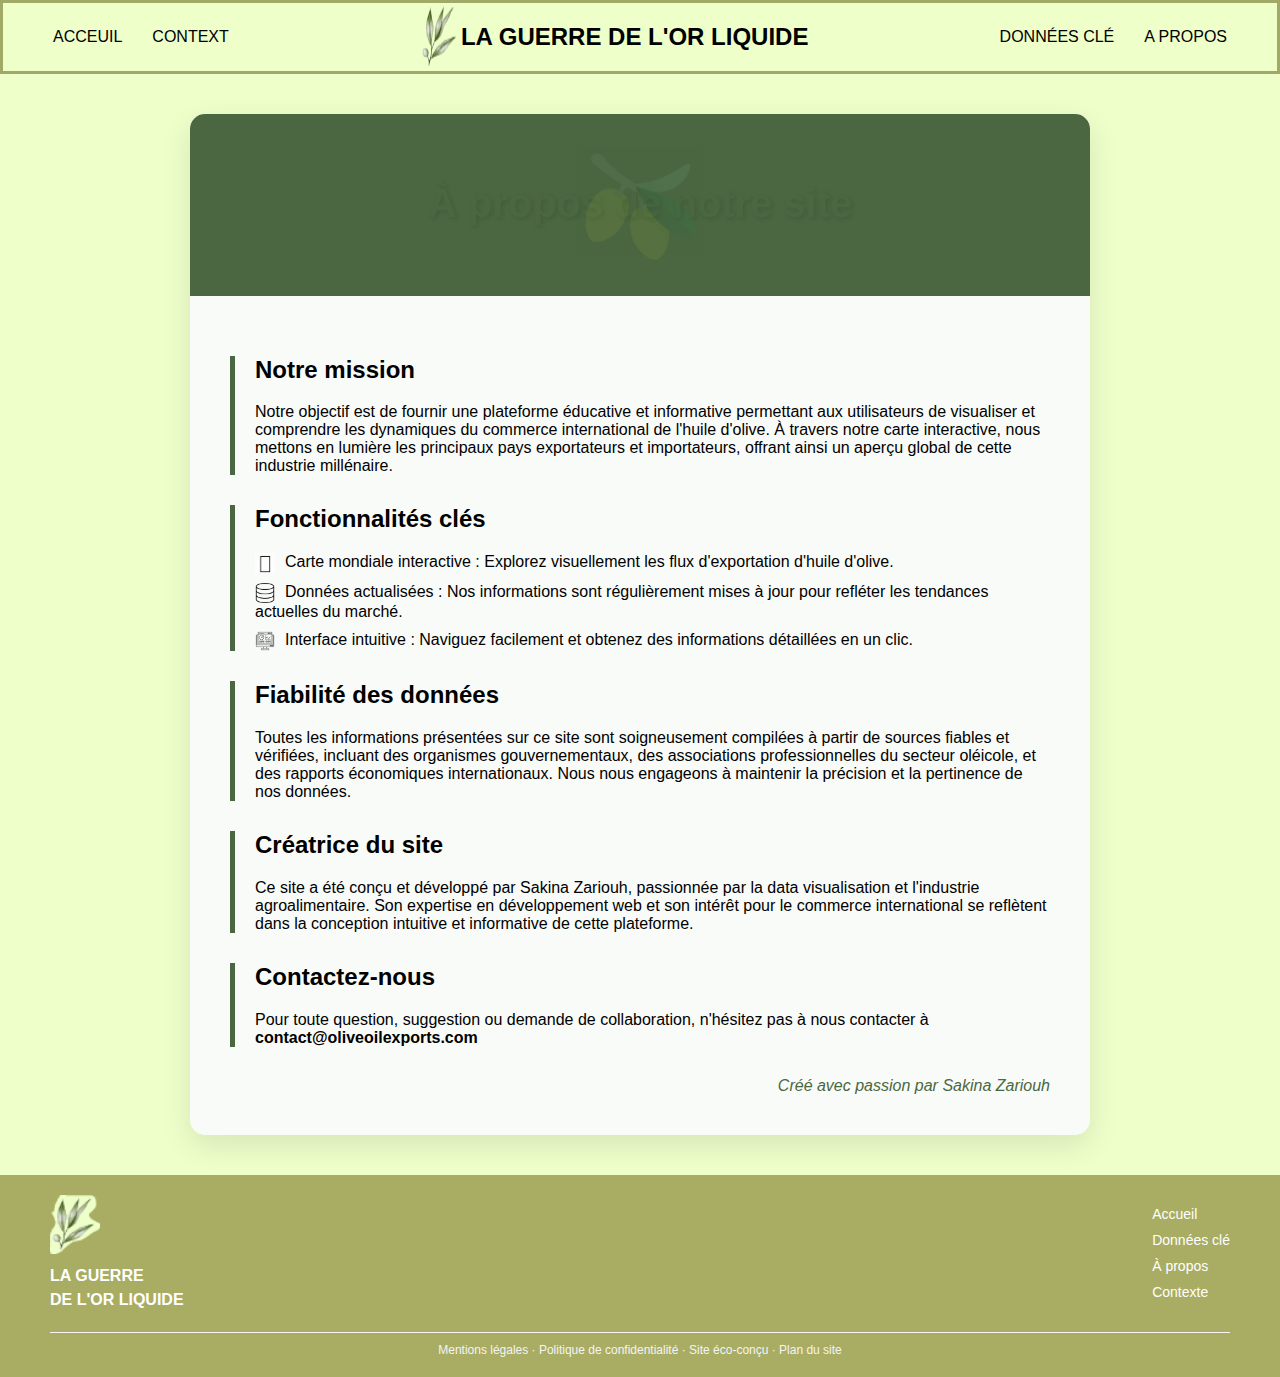
<file: apropos.html>
<!DOCTYPE html>
<html lang="fr">
<head>
    <meta charset="UTF-8">
    <title>À propos - Exportations d'huile d'olive</title>
    <link rel="stylesheet" href="style/apropos.css">
</head>
<body>

    <header>
        <div class="pr">
            <a href="index.html"><div>ACCEUIL</div></a>
            <a href="#section-cible"><div>CONTEXT</div></a>
        </div>
        <a href="index.html"><div class="milieu">
            <img src="img/image 1 (1).png" alt="logo">
            <h2>LA GUERRE DE L'OR LIQUIDE</h2>
        </div></a>
        <div class="tr">
            <a href="data.html"><div>DONNÉES CLÉ</div></a>
            <a href=""><div>A PROPOS</div></a>
        </div>

    </header>
    <div class="container">
        <div class="header">
            <h1>À propos de notre site</h1>
        </div>
        
        <div class="content">
            <div class="section">
                <h2>Notre mission</h2>
                <p>Notre objectif est de fournir une plateforme éducative et informative permettant aux utilisateurs de visualiser et comprendre les dynamiques du commerce international de l'huile d'olive. À travers notre carte interactive, nous mettons en lumière les principaux pays exportateurs et importateurs, offrant ainsi un aperçu global de cette industrie millénaire.</p>
            </div>

            <div class="section">
                <h2>Fonctionnalités clés</h2>
                <ul>
                    <li><img src="img/icons8-carte.gif" alt="Icône carte" class="icon">Carte mondiale interactive : Explorez visuellement les flux d'exportation d'huile d'olive.</li>
                    <li><img src="img/base-de-donnees.png" alt="Icône données" class="icon">Données actualisées : Nos informations sont régulièrement mises à jour pour refléter les tendances actuelles du marché.</li>
                    <li><img src="img/interfaces.png" alt="Icône interface" class="icon">Interface intuitive : Naviguez facilement et obtenez des informations détaillées en un clic.</li>
                </ul>
            </div>

            <div class="section">
                <h2>Fiabilité des données</h2>
                <p>Toutes les informations présentées sur ce site sont soigneusement compilées à partir de sources fiables et vérifiées, incluant des organismes gouvernementaux, des associations professionnelles du secteur oléicole, et des rapports économiques internationaux. Nous nous engageons à maintenir la précision et la pertinence de nos données.</p>
            </div>

            <div class="section">
                <h2>Créatrice du site</h2>
                <p>Ce site a été conçu et développé par Sakina Zariouh, passionnée par la data visualisation et l'industrie agroalimentaire. Son expertise en développement web et son intérêt pour le commerce international se reflètent dans la conception intuitive et informative de cette plateforme.</p>
            </div>

            <div class="section">
                <h2>Contactez-nous</h2>
                <p>Pour toute question, suggestion ou demande de collaboration, n'hésitez pas à nous contacter à <b>contact@oliveoilexports.com</b>
            </div>

            <div class="signature">
                Créé avec passion par Sakina Zariouh
            </div>
        </div>
    </div>


    <footer>
        <!-- Logo and Title -->
        <div class="footer-logo">
            <img src="img/image 1 (1).png" alt="Logo">
            <h2>LA GUERRE<br>DE L'OR LIQUIDE</h2>
        </div>
    
        <!-- Navigation Links -->
        <nav class="footer-nav">
            <a href="#">Accueil</a>
            <a href="#">Données clé</a>
            <a href="#">À propos</a>
            <a href="#">Contexte</a>
        </nav>
    
        <!-- Bottom Text -->
        <div class="footer-bottom">
            Mentions légales · Politique de confidentialité · Site éco-conçu · Plan du site
        </div>
    </footer>
</body>
</html>
</file>
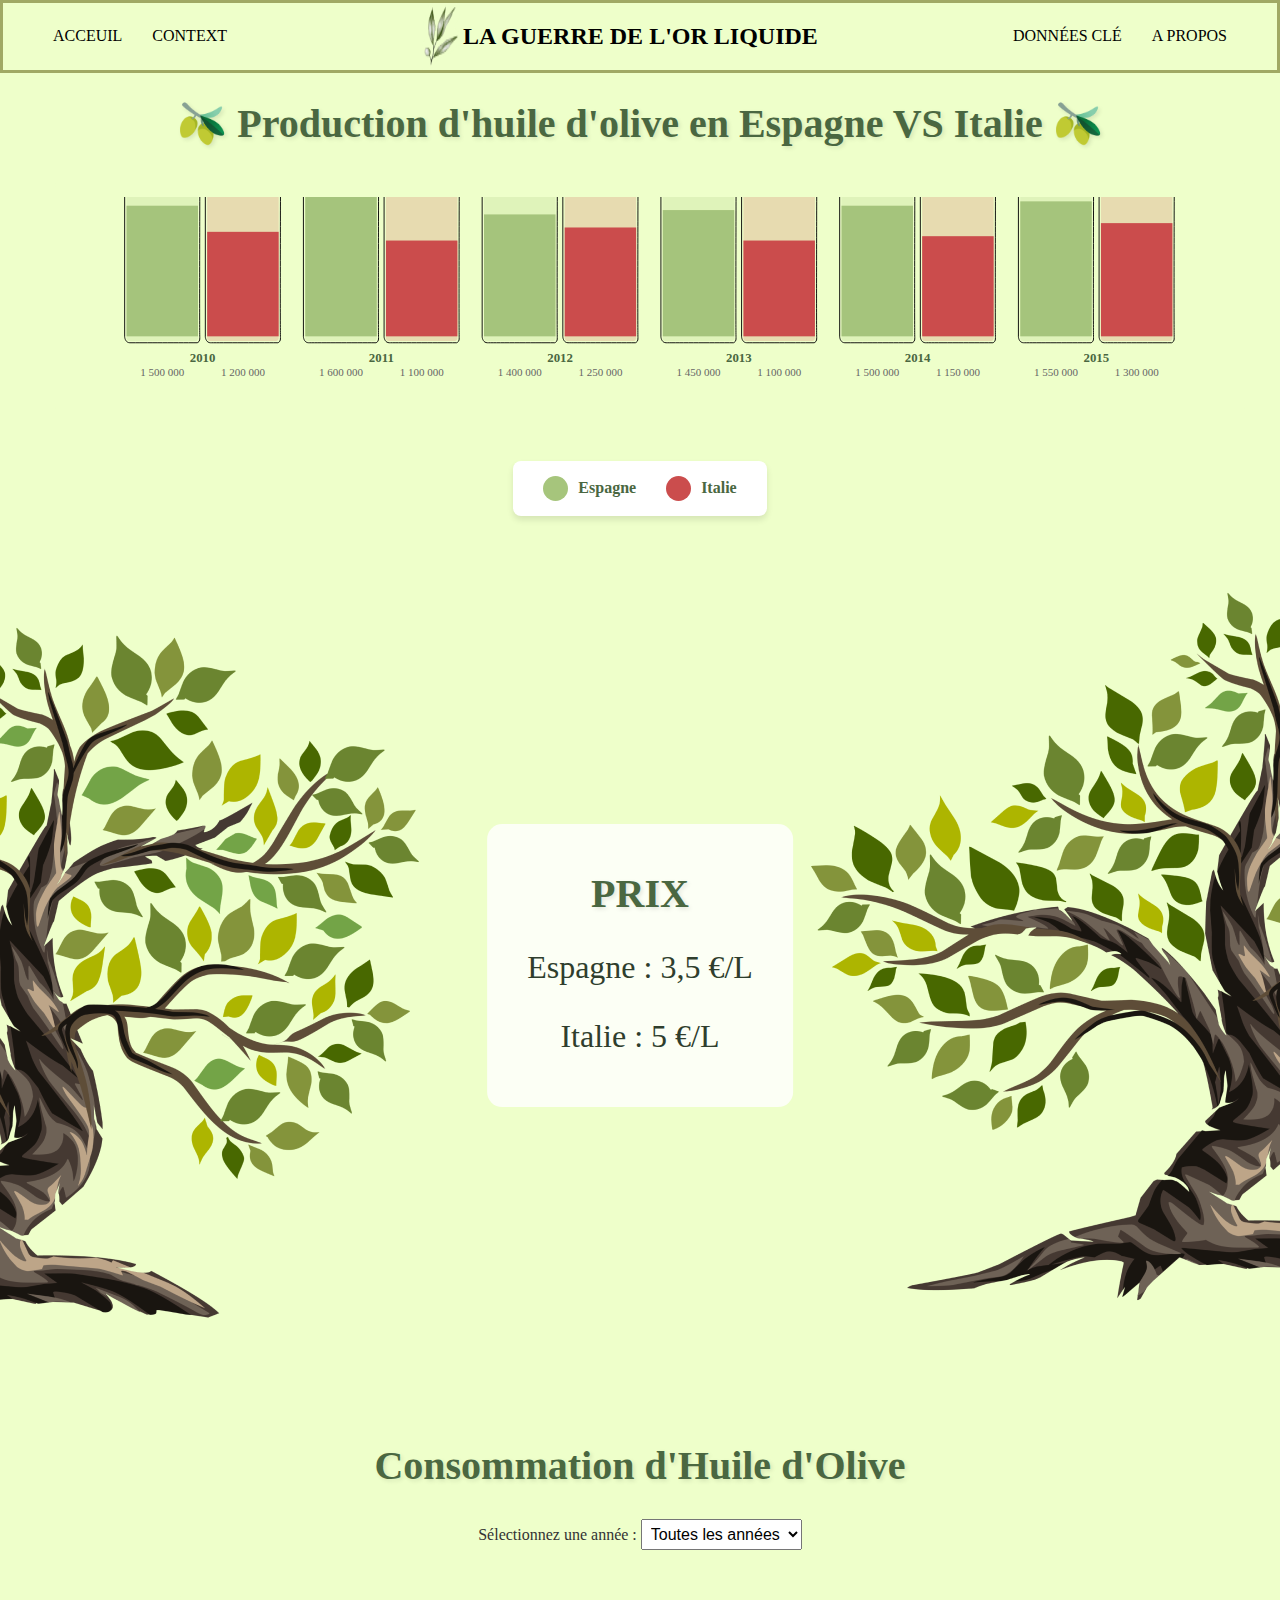
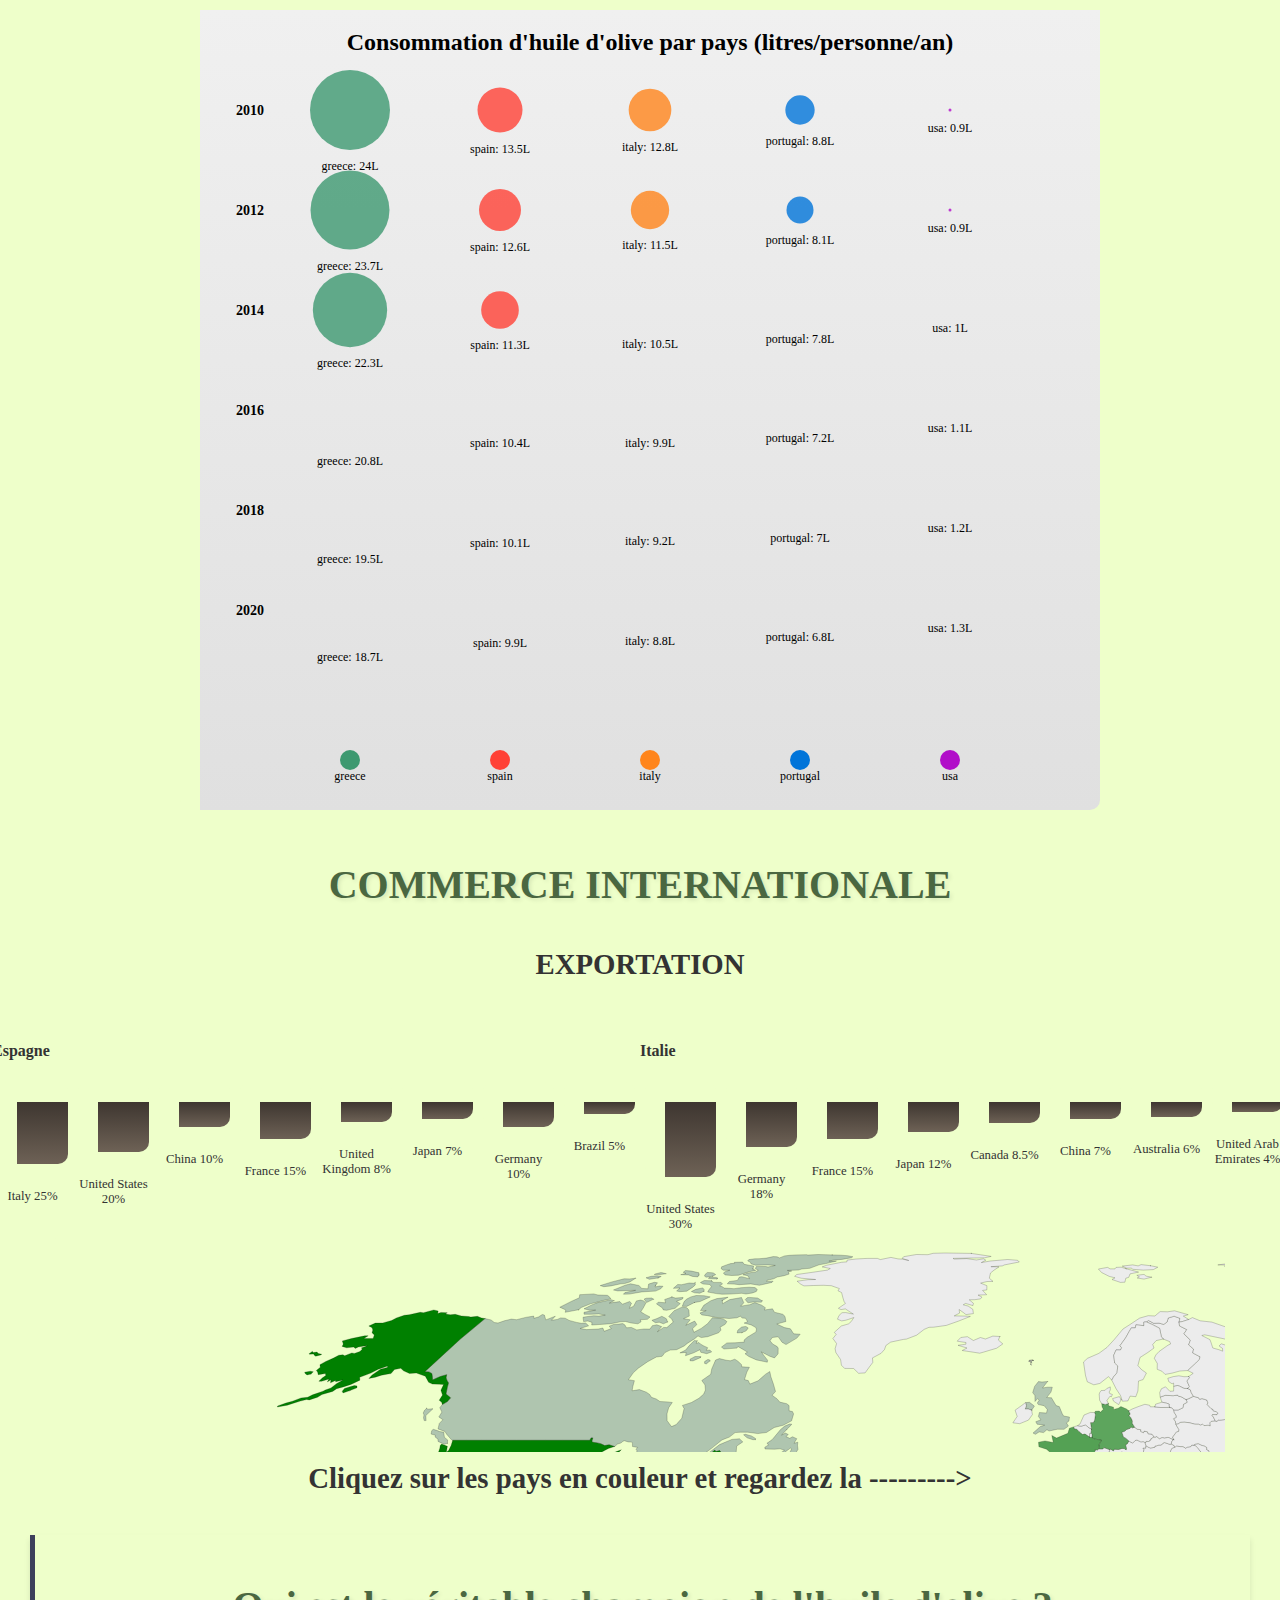
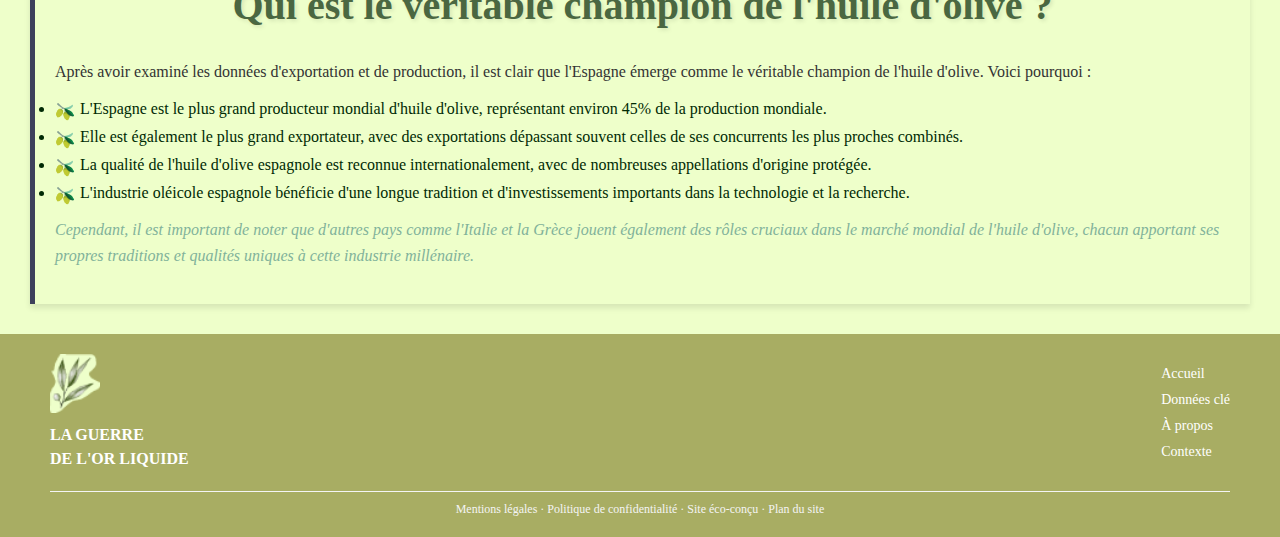
<file: data.html>
<!DOCTYPE html>
<html lang="fr">
<head>
    <meta charset="UTF-8">
    <meta name="viewport" content="width=device-width, initial-scale=1.0">
    <title>Production d'huile d'olive par année</title>
    <link rel="stylesheet" href="style/data.css">
    <script src="https://cdn.plot.ly/plotly-latest.min.js"></script>
    
</head>
<body>

    <header>
        <div class="pr">
            <a href="index.html"><div>ACCEUIL</div></a>
            <a href="#section-cible"><div>CONTEXT</div></a>
        </div>
        <a href="index.html"><div class="milieu">
            <img src="img/image 1 (1).png" alt="logo">
            <h2>LA GUERRE DE L'OR LIQUIDE</h2>
        </div></a>
        <div class="tr">
            <a href="data.html"><div>DONNÉES CLÉ</div></a>
            <a href="apropos.html"><div>A PROPOS</div></a>
        </div>

    </header>

    <div class="body">
<h1>🫒 Production d'huile d'olive en Espagne VS Italie 🫒</h1>

<div class="premiersvg">
    <svg width="100%" height="auto" viewBox="0 0 1170 240" preserveAspectRatio="xMidYMid meet" fill="none" xmlns="http://www.w3.org/2000/svg">
     <!-- Les verres seront ajoutés ici par JavaScript -->
    </svg> 
 </div>
 
 


<div class="legend">
    <div class="legend-item">
        <div class="legend-color" style="background-color: #A6C57C;"></div>
        <span>Espagne</span>
    </div>
    <div class="legend-item">
        <div class="legend-color" style="background-color: #CB4D4D;"></div>
        <span>Italie</span>
    </div>
</div>
<div class="arbre">
    <div class="ar"><img src="img/—Pngtree—olive tree hand drawing_7887442 1.png" alt="Olivier dessiné à la main"></div>
    <div class="contenu-centrer">
      <h1>PRIX</h1>
    <div class="prix-info">
        <!-- Les prix seront insérés ici par JavaScript -->
    </div>   
    </div>
   
    <div class="bre"><img src="img/—Pngtree—olive tree hand drawing_7887442 1 (1).png" alt="Olivier dessiné à la main"></div>
</div>
<h1>Consommation d'Huile d'Olive</h1>

<div id="controls">
    <label for="yearSelector">Sélectionnez une année :</label>
    <select id="yearSelector">
      <option value="all">Toutes les années</option>
    </select>
  </div>
   <!-- Zone du graphique -->
   <div id="consumptionChart">
    <!-- Le SVG sera inséré ici -->
  </div>


<h1>COMMERCE INTERNATIONALE</h1>
<h3>EXPORTATION</h3>

<div class="container">
    <div id="spain" class="country">
        <h4>Espagne</h4>
    </div>
    <div id="italy" class="country">
        <h4>Italie</h4>
    </div>
</div>
<!-- HTML -->
<div id="svg-container" style="width: 100%; height: 100vh; overflow: hidden;">
    <!-- Le SVG sera injecté ici par le script -->
</div>

  <h3>Cliquez sur les pays en couleur et regardez la ---------></h3>

  <div class="conclusion">
    <h1>Qui est le véritable champion de l'huile d'olive ?</h1>
    <p>Après avoir examiné les données d'exportation et de production, il est clair que l'Espagne émerge comme le véritable champion de l'huile d'olive. Voici pourquoi :</p>
    
        <li>L'Espagne est le plus grand producteur mondial d'huile d'olive, représentant environ 45% de la production mondiale.</li>
        <li>Elle est également le plus grand exportateur, avec des exportations dépassant souvent celles de ses concurrents les plus proches combinés.</li>
        <li>La qualité de l'huile d'olive espagnole est reconnue internationalement, avec de nombreuses appellations d'origine protégée.</li>
        <li>L'industrie oléicole espagnole bénéficie d'une longue tradition et d'investissements importants dans la technologie et la recherche.</li>
    
    <p>Cependant, il est important de noter que d'autres pays comme l'Italie et la Grèce jouent également des rôles cruciaux dans le marché mondial de l'huile d'olive, chacun apportant ses propres traditions et qualités uniques à cette industrie millénaire.</p>
</div>


</div>


<footer>
    <!-- Logo and Title -->
    <div class="footer-logo">
        <img src="img/image 1 (1).png" alt="Logo">
        <h2>LA GUERRE<br>DE L'OR LIQUIDE</h2>
    </div>

    <!-- Navigation Links -->
    <nav class="footer-nav">
        <a href="#">Accueil</a>
        <a href="#">Données clé</a>
        <a href="#">À propos</a>
        <a href="#">Contexte</a>
    </nav>

    <!-- Bottom Text -->
    <div class="footer-bottom">
        Mentions légales · Politique de confidentialité · Site éco-conçu · Plan du site
    </div>
</footer>

    
   <script src="dataaa.js"></script>
   <script src="data.js">
</script>
<script src="dataa.js"></script>
</body>
</html>
</file>
<file: style/apropos.css>
:root {
    --olive-green: #4a6741;
    --light-green: #8BA989;
    --cream: #F5F5DC;
    --olive-oil-gold: #D4AF37;
}

body{
    background-color: rgba(238, 255, 202, 1);
    margin: 0%;
    font-family: 'Segoe UI', Tahoma, Geneva, Verdana, sans-serif;}

.container {
    max-width: 900px;
    margin: 40px auto;
    background: white;
    box-shadow: 0 10px 30px rgba(0,0,0,0.1);
    border-radius: 15px;
    overflow: hidden;
}

header{
    background-color: rgba(238, 255, 202, 1);
    border: solid;
    border-color: rgba(160, 169, 101, 1);
    display: flex;
    justify-content: space-between;
}
a{
    text-decoration: none;
    color: #000;
  }
.header {
    background: var(--olive-green);
    color: white;
    text-align: center;
    padding: 40px;
    position: relative;
}
h1{
    color: #000;
}

.header::before {
    content: '🫒';
    position: absolute;
    font-size: 100px;
    opacity: 0.1;
    top: 50%;
    left: 50%;
    transform: translate(-50%, -50%);
}

.content {
    padding: 40px;
    background: rgba(139, 169, 137, 0.05);
}

.section {
    margin-bottom: 30px;
    border-left: 5px solid var(--olive-green);
    padding-left: 20px;
}

.signature {
    text-align: right;
    font-style: italic;
    color: var(--olive-green);
    margin-top: 30px;
}

ul {
    list-style-type: none;
    padding-left: 0;
}

li {
    margin-bottom: 10px;
}

.icon {
    width: 20px;
    height: 20px;
    margin-right: 10px;
    vertical-align: middle;
}

footer {
    background-color: #a8ad63; /* Couleur olive */
    color: #fff;
    padding: 20px 50px;
    display: flex;
    justify-content: space-between;
    align-items: center;
    flex-wrap: wrap;
}

.footer-logo {
    display: flex;
    flex-direction: column;
    align-items: flex-start;
}

.footer-logo img {
    width: 50px;
    margin-bottom: 10px;
}

.footer-logo h2 {
    font-size: 16px;
    margin: 0;
    text-transform: uppercase;
    line-height: 1.5;
}

.footer-nav {
    display: flex;
    flex-direction: column;
    gap: 10px;
}

.footer-nav a {
    text-decoration: none;
    color: #fff;
    font-size: 14px;
}

.footer-nav a:hover {
    text-decoration: underline;
}

.footer-bottom {
    width: 100%;
    text-align: center;
    margin-top: 20px;
    font-size: 12px;
    color: #f4f4f4;
    border-top: 1px solid #f4f4f4;
    padding-top: 10px;
}
.pr{
    display: flex;
    gap: 30px;
    align-items: center;
    margin-left: 50px;
    
}

.milieu{
    display: flex;
}

.tr{
    display: flex;
    gap: 30px;
    align-items: center;
    margin-right: 50px;
}

h1 {
    color: #4a6741;
    text-align: center;
    margin-bottom: 30px;
    font-size: 2.5em;
    text-shadow: 2px 2px 4px rgba(0,0,0,0.1);
}
</file>
<file: style/data.css>
.body {
    font-family:Georgia, 'Times New Roman', Times, serif;
    display: flex;
    flex-direction: column;
    justify-content: center;
    align-items: center;
    margin: 0;
    background-color: rgba(238, 255, 202, 1);
    color: #333;
}
body{
    background-color: rgba(238, 255, 202, 1);
    margin: 0%;
    font-family:Georgia, 'Times New Roman', Times, serif;
}

header{
    background-color: rgba(238, 255, 202, 1);
    border: solid;
    border-color: rgba(160, 169, 101, 1);
    display: flex;
    justify-content: space-between;
}
a{
    text-decoration: none;
    color: #000;
  }
.pr{
    display: flex;
    gap: 30px;
    align-items: center;
    margin-left: 50px;
    
}

.milieu{
    display: flex;
}

.tr{
    display: flex;
    gap: 30px;
    align-items: center;
    margin-right: 50px;
}

h1 {
    color: #4a6741;
    text-align: center;
    margin-bottom: 30px;
    font-size: 2.5em;
    text-shadow: 2px 2px 4px rgba(0,0,0,0.1);
}

svg {
    background-color: rgba(238, 255, 202, 1);
    border-radius: 10px;
    margin-bottom: 20px;
    padding-top: 20px;
    padding-left: 20px;
}

.oil {
    transition: all 1s ease-in-out;
}

.year-label {
    font-size: 14px;
    font-weight: bold;
    fill: #4a6741;
}

.quantity-label {
    font-size: 12px;
    fill: #666;
}

.legend {
    display: flex;
    justify-content: center;
    margin-top: 20px;
    background-color: white;
    padding: 15px;
    border-radius: 8px;
    box-shadow: 0 4px 6px rgba(0, 0, 0, 0.1);
}
.legend-item {
    display: flex;
    align-items: center;
    margin: 0 15px;
}
.legend-color {
    width: 25px;
    height: 25px;
    margin-right: 10px;
    border-radius: 50%;
}
.legend-item span {
    font-weight: bold;
    color: #4a6741;
}

.arbre {
    display: flex;
    position: relative;
    width: 100%;
    height: 100vh;
  }
  
  .ar {
    position: absolute;
    top: 0;
    left: 0;
  }
  
  .bre {
    position: absolute;
    bottom: 0;
    right: 0;
  }
  
  .ar img, .bre img {
    max-width: 100%;
    height: auto;
  }
  
  .contenu-centrer {
    position: absolute;
    top: 50%; /* Centre vertical */
    left: 50%; /* Centre horizontal */
    transform: translate(-50%, -50%); /* Ajustement parfait au centre */
    text-align: center;
    color: #2f3e2d; /* Couleur naturelle pour le texte */
    background: rgba(255, 255, 255, 0.8); /* Fond translucide */
    padding: 20px 40px;
    border-radius: 15px; /* Coins arrondis */
}

.prix-info  {
    font-size: 2rem; /* Taille des prix */
    margin: 0.5rem 0;
}


h3 {
    font-size: 1.8em;
    margin: 10px 0;
}
.container {
    display: flex;
    justify-content: space-around;
    margin-top: 30px;
}

.bar-container {
    display: flex;
    justify-content: space-between;
}
.bar {
    display: flex;
    flex-direction: column;
    align-items: center;
    margin: 0 5px;
    font-size: 0.8em;
}
.bar span {
    text-align: center;
    margin-top: 5px;
}
.bar svg {
    display: block;
}

.bar rect {
    animation: growBar 1.5s ease-out;
}
@keyframes growBar {
    from { height: 0; }
    to { height: 100%; }
}

footer {
    background-color: #a8ad63; /* Couleur olive */
    color: #fff;
    padding: 20px 50px;
    display: flex;
    justify-content: space-between;
    align-items: center;
    flex-wrap: wrap;
}

.footer-logo {
    display: flex;
    flex-direction: column;
    align-items: flex-start;
}

.footer-logo img {
    width: 50px;
    margin-bottom: 10px;
}

.footer-logo h2 {
    font-size: 16px;
    margin: 0;
    text-transform: uppercase;
    line-height: 1.5;
}

.footer-nav {
    display: flex;
    flex-direction: column;
    gap: 10px;
}

.footer-nav a {
    text-decoration: none;
    color: #fff;
    font-size: 14px;
}

.footer-nav a:hover {
    text-decoration: underline;
}

.footer-bottom {
    width: 100%;
    text-align: center;
    margin-top: 20px;
    font-size: 12px;
    color: #f4f4f4;
    border-top: 1px solid #f4f4f4;
    padding-top: 10px;
}

.conclusion {
    
    border-left: 5px solid #3D405B;
    padding: 20px;
    margin: 30px;
    box-shadow: 0 4px 6px rgba(0, 0, 0, 0.1);
}

.conclusion h2 {
    color: #3D405B;
    font-size: 24px;
    margin-bottom: 15px;
}

.conclusion p {
    color: #333;
    line-height: 1.6;
}



.conclusion li {
    position: relative;
    padding-left: 25px;
    margin-bottom: 10px;
    color: #002a04;
}

.conclusion li:before {
    content: "🫒";
    position: absolute;
    left: 0;
    top: 2px;
}

.conclusion p:last-child {
    font-style: italic;
    color: #81B29A;
    margin-top: 15px;
}
.premiersvg {
    width: 100%;
    max-width: 1170px;
    margin: 0 auto;
    overflow: visible;
}

.premiersvg svg {
    width: 100%;
    height: auto;
    max-height: none;
    overflow: visible;
}

    /* Conteneur des contrôles (sélecteur d’année) */
    #controls {
      margin-bottom: 20px;
    }
    #yearSelector {
      padding: 5px;
      font-size: 16px;
    }
    /* Conteneur du graphique */
    #consumptionChart {
      margin-top: 20px;
    }
</file>
